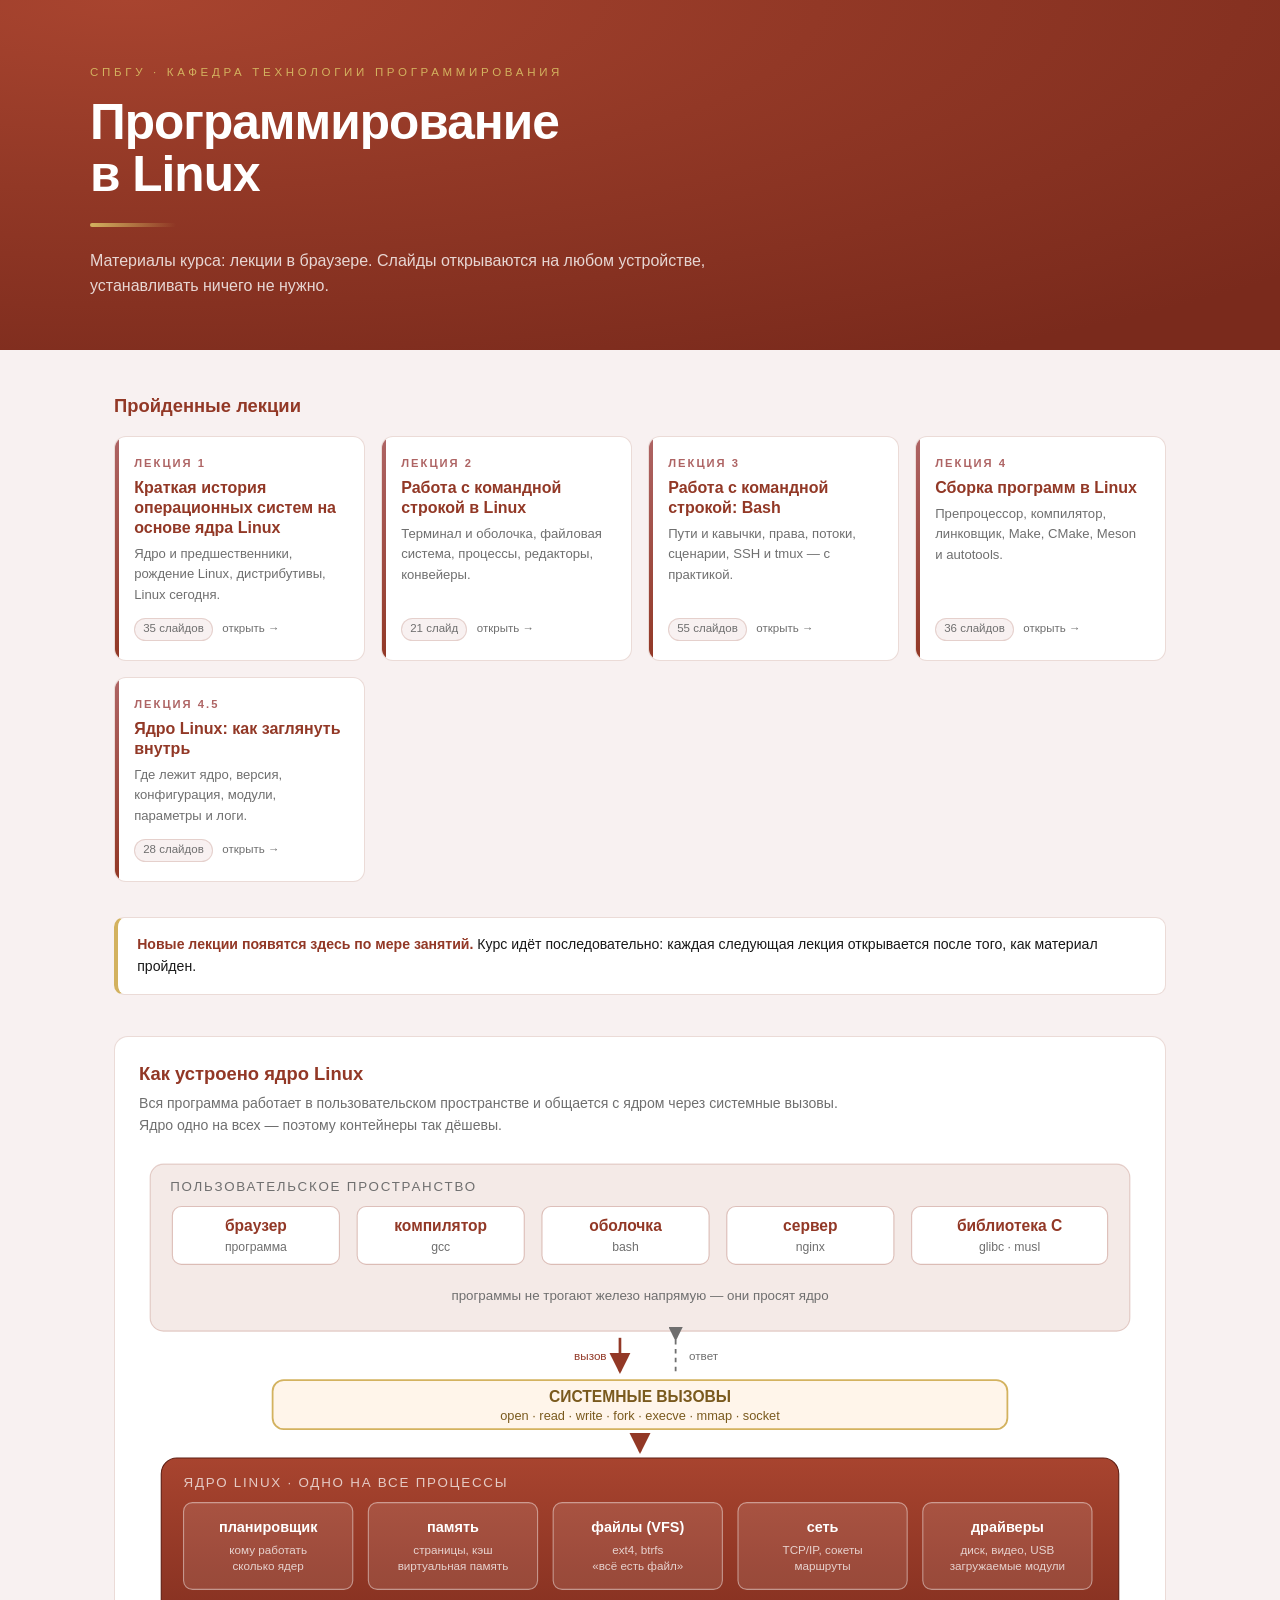
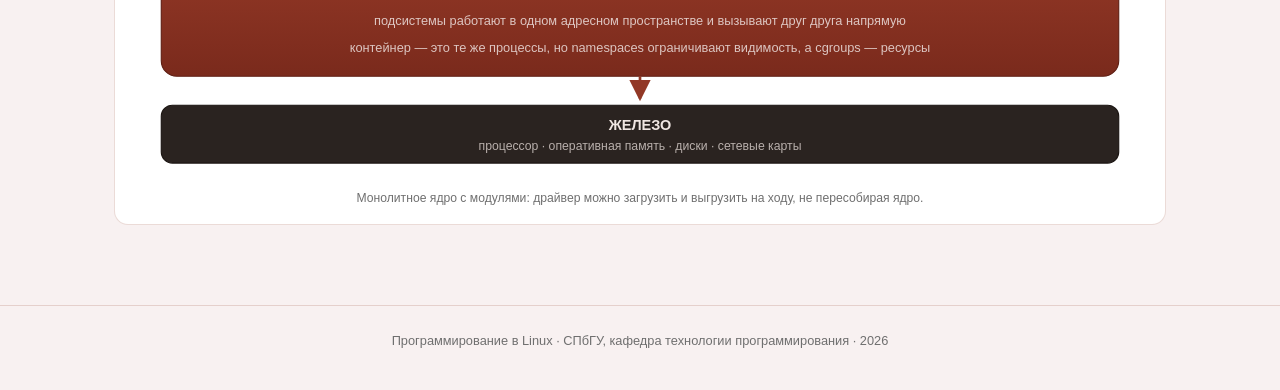
<file: index.html>
<!DOCTYPE html>
<html lang="ru">
<head>
<meta charset="utf-8" />
<meta name="viewport" content="width=device-width, initial-scale=1" />
<title>Программирование в Linux — СПбГУ</title>
<style>
  :root {
    --wine: #923826;
    --wine-dark: #7a2a1c;
    --gold: #d3b25f;
    --rose: #ae6464;
    --tint: #f8f1f1;
    --ink: #181818;
    --muted: #6f6f6f;
    --line: rgba(146, 56, 38, 0.18);
  }
  * { box-sizing: border-box; }
  body {
    margin: 0;
    font-family: "Liberation Sans", "DejaVu Sans", system-ui, sans-serif;
    background: var(--tint);
    color: var(--ink);
    line-height: 1.55;
  }
  header {
    background: radial-gradient(120% 120% at 10% 0%, #a8442f 0%, var(--wine) 45%, var(--wine-dark) 100%);
    color: #fff;
    padding: 4rem 1.5rem 3.2rem;
  }
  .wrap { max-width: 1100px; margin: 0 auto; }
  .kicker {
    font-size: 0.72rem; letter-spacing: 0.32em; text-transform: uppercase;
    color: var(--gold); margin: 0 0 0.9rem;
  }
  h1 { font-size: clamp(2rem, 5vw, 3.1rem); margin: 0; line-height: 1.05; letter-spacing: -0.02em; }
  .sub { color: rgba(255,255,255,.8); margin: 1rem 0 0; max-width: 40rem; font-size: 1rem; }
  .rule { width: 86px; height: 4px; border-radius: 4px; background: linear-gradient(90deg, var(--gold), transparent); margin: 1.4rem 0; }
  main { max-width: 1100px; margin: 0 auto; padding: 2.6rem 1.5rem 1rem; }
  h2 { font-size: 1.15rem; color: var(--wine); margin: 0 0 1rem; }
  .grid { display: grid; grid-template-columns: repeat(auto-fit, minmax(240px, 1fr)); gap: 1rem; }
  .card {
    display: flex; flex-direction: column; text-decoration: none; color: inherit;
    background: #fff; border: 1px solid var(--line); border-radius: 12px;
    padding: 1.1rem 1.2rem 1.2rem; position: relative; overflow: hidden;
    transition: transform .18s ease, box-shadow .18s ease, border-color .18s ease;
  }
  .card::before {
    content: ""; position: absolute; left: 0; top: 0; bottom: 0; width: 4px;
    background: linear-gradient(180deg, var(--rose), var(--wine));
  }
  .card:hover { transform: translateY(-3px); box-shadow: 0 14px 30px rgba(146,56,38,.16); border-color: rgba(146,56,38,.35); }
  .num { font-size: .7rem; letter-spacing: .18em; color: var(--rose); font-weight: 700; }
  .card h3 { margin: .35rem 0 .4rem; font-size: 1rem; color: var(--wine); line-height: 1.25; }
  .card p { margin: 0; font-size: .82rem; color: var(--muted); }
  .meta { margin-top: auto; padding-top: .8rem; font-size: .72rem; color: var(--muted); display: flex; gap: .6rem; align-items: center; }
  .pill { background: var(--tint); border: 1px solid var(--line); border-radius: 99px; padding: .1rem .5rem; }
  .note {
    background: #fff; border: 1px solid var(--line); border-left: 4px solid var(--gold);
    border-radius: 10px; padding: 1rem 1.2rem; margin: 2.2rem 0 1rem; font-size: .88rem;
  }
  .note b { color: var(--wine); }
  code {
    font-family: "Liberation Mono", "DejaVu Sans Mono", monospace;
    font-size: .85em; background: rgba(146,56,38,.08); color: var(--wine);
    border-radius: 4px; padding: .05em .35em;
  }
  .kernel {
    background: #fff; border: 1px solid var(--line); border-radius: 14px;
    padding: 1.4rem 1.5rem 1rem; margin: 2.6rem 0 3rem;
  }
  .kernel h2 { margin-bottom: .3rem; }
  .kernel .lead { color: var(--muted); font-size: .88rem; margin: 0 0 1rem; max-width: 44rem; }
  .kernel svg { width: 100%; height: auto; display: block; }
  .kernel figcaption { color: var(--muted); font-size: .76rem; text-align: center; margin-top: .8rem; }
  footer {
    border-top: 1px solid var(--line); margin-top: 1rem; padding: 1.6rem 1.5rem 2.4rem;
    color: var(--muted); font-size: .8rem; text-align: center;
  }
</style>
</head>
<body>

<header>
  <div class="wrap">
    <p class="kicker">СПбГУ · кафедра технологии программирования</p>
    <h1>Программирование<br>в Linux</h1>
    <div class="rule"></div>
    <p class="sub">
      Материалы курса: лекции в браузере. Слайды открываются на любом
      устройстве, устанавливать ничего не нужно.
    </p>
  </div>
</header>

<main>

  <h2>Пройденные лекции</h2>

  <div class="grid">
    <a class="card" href="./01/">
      <div class="num">ЛЕКЦИЯ 1</div>
      <h3>Краткая история операционных систем на основе ядра Linux</h3>
      <p>Ядро и предшественники, рождение Linux, дистрибутивы, Linux сегодня.</p>
      <div class="meta"><span class="pill">35 слайдов</span> <span>открыть →</span></div>
    </a>

    <a class="card" href="./02/">
      <div class="num">ЛЕКЦИЯ 2</div>
      <h3>Работа с командной строкой в Linux</h3>
      <p>Терминал и оболочка, файловая система, процессы, редакторы, конвейеры.</p>
      <div class="meta"><span class="pill">21 слайд</span> <span>открыть →</span></div>
    </a>

    <a class="card" href="./03/">
      <div class="num">ЛЕКЦИЯ 3</div>
      <h3>Работа с командной строкой: Bash</h3>
      <p>Пути и кавычки, права, потоки, сценарии, SSH и tmux — с практикой.</p>
      <div class="meta"><span class="pill">55 слайдов</span> <span>открыть →</span></div>
    </a>

    <a class="card" href="./04/">
      <div class="num">ЛЕКЦИЯ 4</div>
      <h3>Сборка программ в Linux</h3>
      <p>Препроцессор, компилятор, линковщик, Make, CMake, Meson и autotools.</p>
      <div class="meta"><span class="pill">36 слайдов</span> <span>открыть →</span></div>
    </a>

    <a class="card" href="./4.5/">
      <div class="num">ЛЕКЦИЯ 4.5</div>
      <h3>Ядро Linux: как заглянуть внутрь</h3>
      <p>Где лежит ядро, версия, конфигурация, модули, параметры и логи.</p>
      <div class="meta"><span class="pill">28 слайдов</span> <span>открыть →</span></div>
    </a>
  </div>

  <div class="note">
    <b>Новые лекции появятся здесь по мере занятий.</b> Курс идёт последовательно:
    каждая следующая лекция открывается после того, как материал пройден.
  </div>

  <figure class="kernel">
    <h2>Как устроено ядро Linux</h2>
    <p class="lead">
      Вся программа работает в пользовательском пространстве и общается
      с ядром через системные вызовы. Ядро одно на всех — поэтому контейнеры
      так дёшевы.
    </p>

    <svg viewBox="0 0 900 560" role="img" aria-label="Схема устройства ядра Linux: пользовательское пространство, системные вызовы, подсистемы ядра, железо">
      <defs>
        <linearGradient id="kernGrad" x1="0" y1="0" x2="0" y2="1">
          <stop offset="0%" stop-color="#a8442f" />
          <stop offset="100%" stop-color="#7a2a1c" />
        </linearGradient>
        <marker id="arrow" markerWidth="9" markerHeight="9" refX="7" refY="4" orient="auto">
          <path d="M0 0 L8 4 L0 8 Z" fill="#923826" />
        </marker>
        <marker id="arrowUp" markerWidth="9" markerHeight="9" refX="2" refY="4" orient="auto">
          <path d="M8 0 L0 4 L8 8 Z" fill="#6f6f6f" />
        </marker>
      </defs>

      <!-- Пользовательское пространство -->
      <rect x="10" y="10" width="880" height="150" rx="12" fill="#f4eae7" stroke="rgba(146,56,38,.22)" />
      <text x="28" y="34" font-size="12" fill="#6f6f6f" letter-spacing="1.6">ПОЛЬЗОВАТЕЛЬСКОЕ ПРОСТРАНСТВО</text>

      <rect x="30" y="48" width="150" height="52" rx="8" fill="#fff" stroke="rgba(146,56,38,.28)" />
      <text x="105" y="70" font-size="14" fill="#923826" font-weight="bold" text-anchor="middle">браузер</text>
      <text x="105" y="88" font-size="11" fill="#6f6f6f" text-anchor="middle">программа</text>

      <rect x="196" y="48" width="150" height="52" rx="8" fill="#fff" stroke="rgba(146,56,38,.28)" />
      <text x="271" y="70" font-size="14" fill="#923826" font-weight="bold" text-anchor="middle">компилятор</text>
      <text x="271" y="88" font-size="11" fill="#6f6f6f" text-anchor="middle">gcc</text>

      <rect x="362" y="48" width="150" height="52" rx="8" fill="#fff" stroke="rgba(146,56,38,.28)" />
      <text x="437" y="70" font-size="14" fill="#923826" font-weight="bold" text-anchor="middle">оболочка</text>
      <text x="437" y="88" font-size="11" fill="#6f6f6f" text-anchor="middle">bash</text>

      <rect x="528" y="48" width="150" height="52" rx="8" fill="#fff" stroke="rgba(146,56,38,.28)" />
      <text x="603" y="70" font-size="14" fill="#923826" font-weight="bold" text-anchor="middle">сервер</text>
      <text x="603" y="88" font-size="11" fill="#6f6f6f" text-anchor="middle">nginx</text>

      <rect x="694" y="48" width="176" height="52" rx="8" fill="#fff" stroke="rgba(146,56,38,.28)" />
      <text x="782" y="70" font-size="14" fill="#923826" font-weight="bold" text-anchor="middle">библиотека C</text>
      <text x="782" y="88" font-size="11" fill="#6f6f6f" text-anchor="middle">glibc · musl</text>

      <text x="450" y="132" font-size="12" fill="#6f6f6f" text-anchor="middle">
        программы не трогают железо напрямую — они просят ядро
      </text>

      <!-- Системные вызовы -->
      <path d="M432 166 L432 196" stroke="#923826" stroke-width="2.4" marker-end="url(#arrow)" />
      <text x="420" y="186" font-size="10.5" fill="#923826" text-anchor="end">вызов</text>
      <path d="M482 196 L482 166" stroke="#6f6f6f" stroke-width="1.6" stroke-dasharray="4 4" marker-end="url(#arrowUp)" />
      <text x="494" y="186" font-size="10.5" fill="#6f6f6f">ответ</text>

      <rect x="120" y="204" width="660" height="44" rx="10" fill="#fff5ea" stroke="#d3b25f" stroke-width="1.6" />
      <text x="450" y="224" font-size="14" fill="#7a5a1e" font-weight="bold" text-anchor="middle">СИСТЕМНЫЕ ВЫЗОВЫ</text>
      <text x="450" y="240" font-size="11.5" fill="#7a5a1e" text-anchor="middle">
        open · read · write · fork · execve · mmap · socket
      </text>

      <!-- Ядро -->
      <path d="M450 252 L450 268" stroke="#923826" stroke-width="2.4" marker-end="url(#arrow)" />

      <rect x="20" y="274" width="860" height="196" rx="14" fill="url(#kernGrad)" stroke="#5f1f14" />
      <text x="40" y="300" font-size="12" fill="rgba(255,255,255,.72)" letter-spacing="1.6">ЯДРО LINUX · ОДНО НА ВСЕ ПРОЦЕССЫ</text>

      <g fill="rgba(255,255,255,.10)" stroke="rgba(255,255,255,.45)">
        <rect x="40" y="314" width="152" height="78" rx="8" />
        <rect x="206" y="314" width="152" height="78" rx="8" />
        <rect x="372" y="314" width="152" height="78" rx="8" />
        <rect x="538" y="314" width="152" height="78" rx="8" />
        <rect x="704" y="314" width="152" height="78" rx="8" />
      </g>

      <g fill="#fff" font-size="13" font-weight="bold" text-anchor="middle">
        <text x="116" y="340">планировщик</text>
        <text x="282" y="340">память</text>
        <text x="448" y="340">файлы (VFS)</text>
        <text x="614" y="340">сеть</text>
        <text x="780" y="340">драйверы</text>
      </g>
      <g fill="rgba(255,255,255,.75)" font-size="10.5" text-anchor="middle">
        <text x="116" y="360">кому работать</text>
        <text x="116" y="375">сколько ядер</text>
        <text x="282" y="360">страницы, кэш</text>
        <text x="282" y="375">виртуальная память</text>
        <text x="448" y="360">ext4, btrfs</text>
        <text x="448" y="375">«всё есть файл»</text>
        <text x="614" y="360">TCP/IP, сокеты</text>
        <text x="614" y="375">маршруты</text>
        <text x="780" y="360">диск, видео, USB</text>
        <text x="780" y="375">загружаемые модули</text>
      </g>

      <text x="450" y="424" font-size="11.5" fill="rgba(255,255,255,.72)" text-anchor="middle">
        подсистемы работают в одном адресном пространстве и вызывают друг друга напрямую
      </text>
      <text x="450" y="448" font-size="11.5" fill="rgba(255,255,255,.72)" text-anchor="middle">
        контейнер — это те же процессы, но namespaces ограничивают видимость, а cgroups — ресурсы
      </text>

      <!-- Железо -->
      <path d="M450 470 L450 490" stroke="#923826" stroke-width="2.4" marker-end="url(#arrow)" />

      <rect x="20" y="496" width="860" height="52" rx="10" fill="#2a2320" stroke="#1b1512" />
      <text x="450" y="518" font-size="13" fill="#f0e6e2" font-weight="bold" text-anchor="middle">ЖЕЛЕЗО</text>
      <text x="450" y="536" font-size="11" fill="rgba(240,230,226,.72)" text-anchor="middle">
        процессор · оперативная память · диски · сетевые карты
      </text>
    </svg>

    <figcaption>
      Монолитное ядро с модулями: драйвер можно загрузить и выгрузить на ходу,
      не пересобирая ядро.
    </figcaption>
  </figure>

</main>

<footer>
  Программирование в Linux · СПбГУ, кафедра технологии программирования · 2026
</footer>

</body>
</html>
</file>
